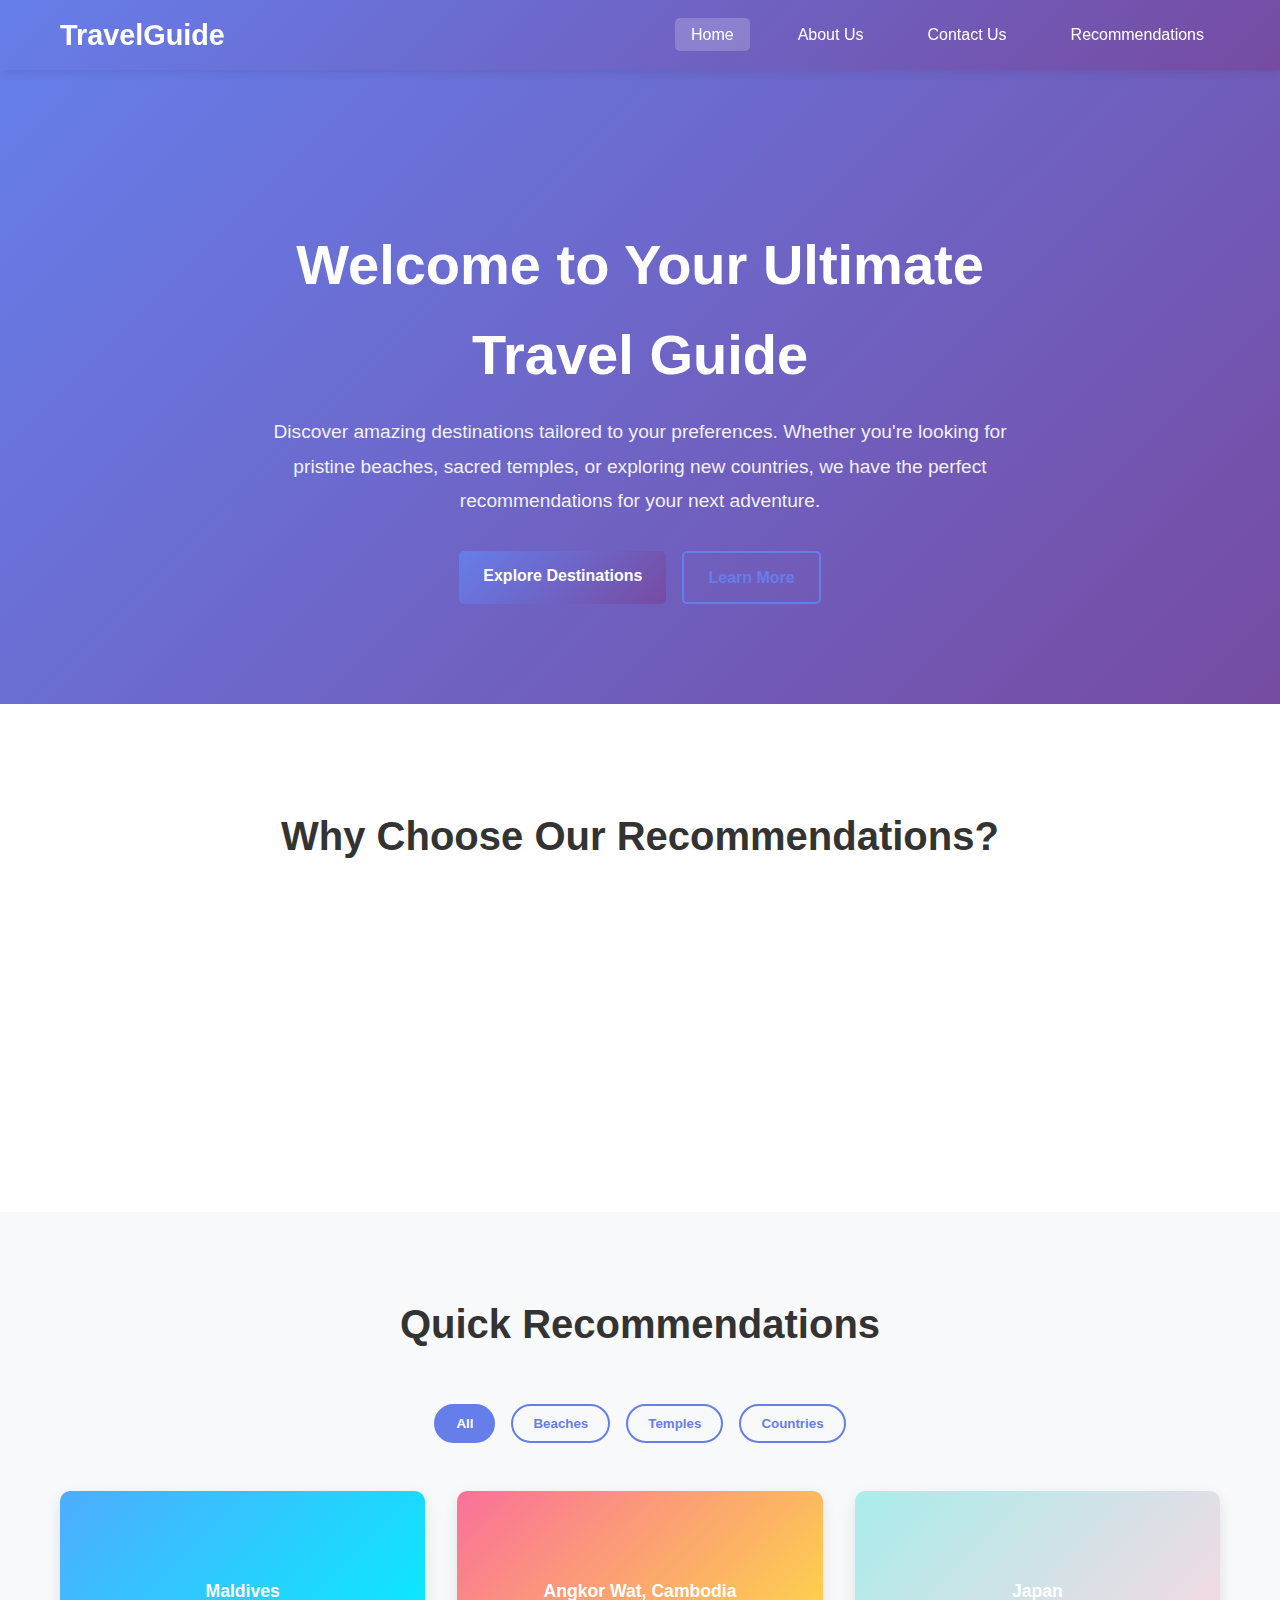
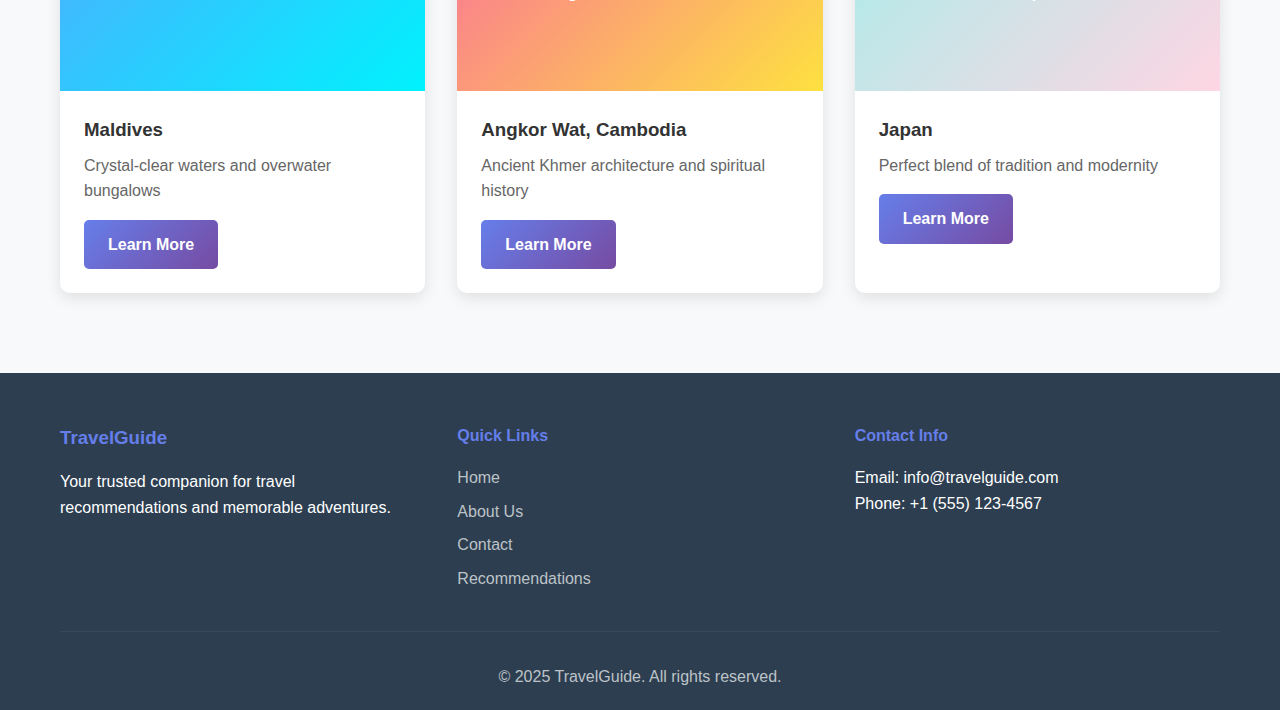
<file: index.html>
<!DOCTYPE html>
<html lang="en">
<head>
    <meta charset="UTF-8">
    <meta name="viewport" content="width=device-width, initial-scale=1.0">
    <title>Travel Recommendations - Home</title>
    <link rel="stylesheet" href="style.css">
</head>
<body>
    <nav class="navbar">
        <div class="nav-container">
            <div class="nav-logo">
                <h2>TravelGuide</h2>
            </div>
            <ul class="nav-menu">
                <li class="nav-item">
                    <a href="index.html" class="nav-link active">Home</a>
                </li>
                <li class="nav-item">
                    <a href="about.html" class="nav-link">About Us</a>
                </li>
                <li class="nav-item">
                    <a href="contact.html" class="nav-link">Contact Us</a>
                </li>
                <li class="nav-item">
                    <a href="recommendations.html" class="nav-link">Recommendations</a>
                </li>
            </ul>
            <div class="hamburger">
                <span class="bar"></span>
                <span class="bar"></span>
                <span class="bar"></span>
            </div>
        </div>
    </nav>

    <main>
        <section class="hero">
            <div class="hero-content">
                <h1>Welcome to Your Ultimate Travel Guide</h1>
                <p class="hero-description">
                    Discover amazing destinations tailored to your preferences. Whether you're looking for pristine beaches, 
                    sacred temples, or exploring new countries, we have the perfect recommendations for your next adventure.
                </p>
                <div class="hero-buttons">
                    <a href="recommendations.html" class="btn btn-primary">Explore Destinations</a>
                    <a href="about.html" class="btn btn-secondary">Learn More</a>
                </div>
            </div>
        </section>

        <section class="features">
            <div class="container">
                <h2>Why Choose Our Recommendations?</h2>
                <div class="features-grid">
                    <div class="feature-card">
                        <h3>🏖️ Beach Paradise</h3>
                        <p>Discover the world's most beautiful beaches with crystal clear waters and pristine sands.</p>
                    </div>
                    <div class="feature-card">
                        <h3>🏛️ Sacred Temples</h3>
                        <p>Explore spiritual destinations and ancient temples rich in history and culture.</p>
                    </div>
                    <div class="feature-card">
                        <h3>🌍 Country Guides</h3>
                        <p>Get comprehensive travel guides for countries around the world with insider tips.</p>
                    </div>
                </div>
            </div>
        </section>

        <section class="quick-recommendations">
            <div class="container">
                <h2>Quick Recommendations</h2>
                <div class="recommendation-filters">
                    <button class="filter-btn active" data-filter="all">All</button>
                    <button class="filter-btn" data-filter="beach">Beaches</button>
                    <button class="filter-btn" data-filter="temple">Temples</button>
                    <button class="filter-btn" data-filter="country">Countries</button>
                </div>
                <div class="recommendations-preview" id="recommendationsPreview">
                    <!-- Content will be loaded by JavaScript -->
                </div>
            </div>
        </section>
    </main>

    <footer>
        <div class="container">
            <div class="footer-content">
                <div class="footer-section">
                    <h3>TravelGuide</h3>
                    <p>Your trusted companion for travel recommendations and memorable adventures.</p>
                </div>
                <div class="footer-section">
                    <h4>Quick Links</h4>
                    <ul>
                        <li><a href="index.html">Home</a></li>
                        <li><a href="about.html">About Us</a></li>
                        <li><a href="contact.html">Contact</a></li>
                        <li><a href="recommendations.html">Recommendations</a></li>
                    </ul>
                </div>
                <div class="footer-section">
                    <h4>Contact Info</h4>
                    <p>Email: info@travelguide.com</p>
                    <p>Phone: +1 (555) 123-4567</p>
                </div>
            </div>
            <div class="footer-bottom">
                <p>&copy; 2025 TravelGuide. All rights reserved.</p>
            </div>
        </div>
    </footer>

    <script src="script.js"></script>
</body>
</html>
</file>
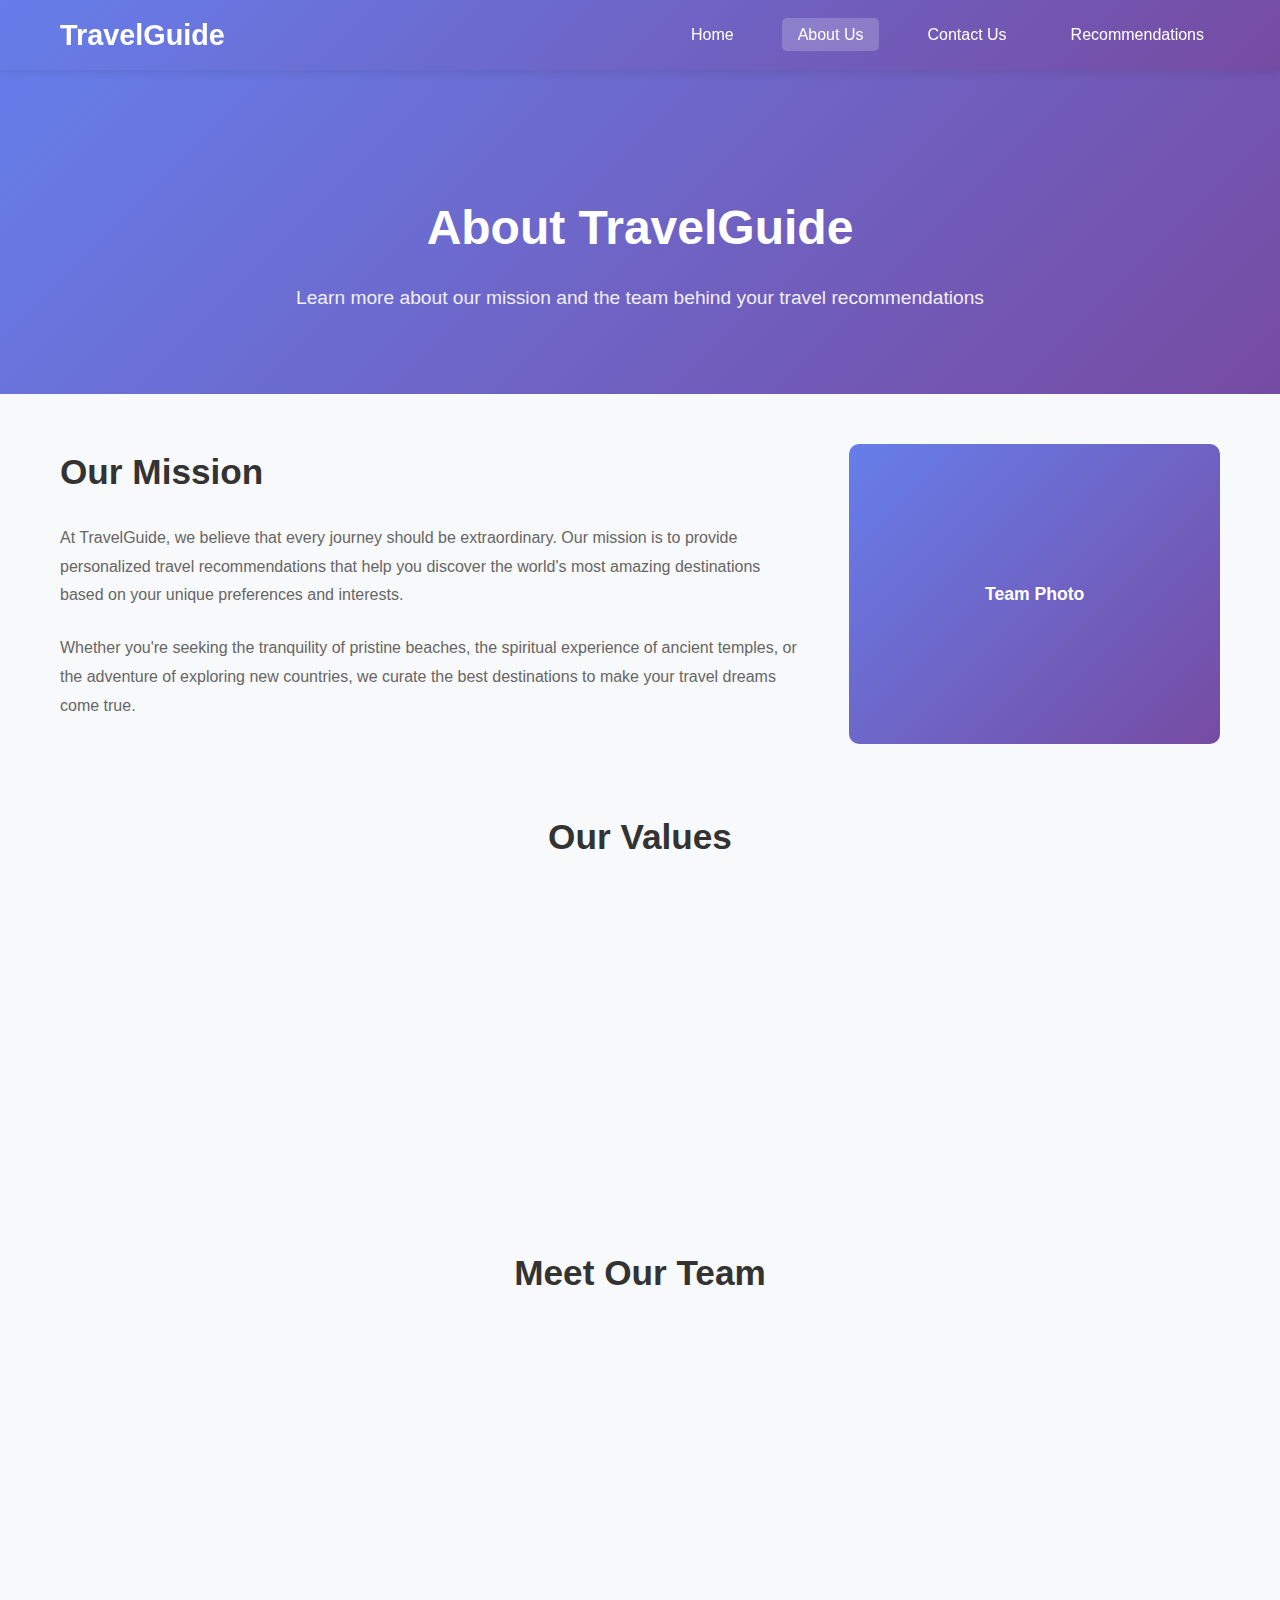
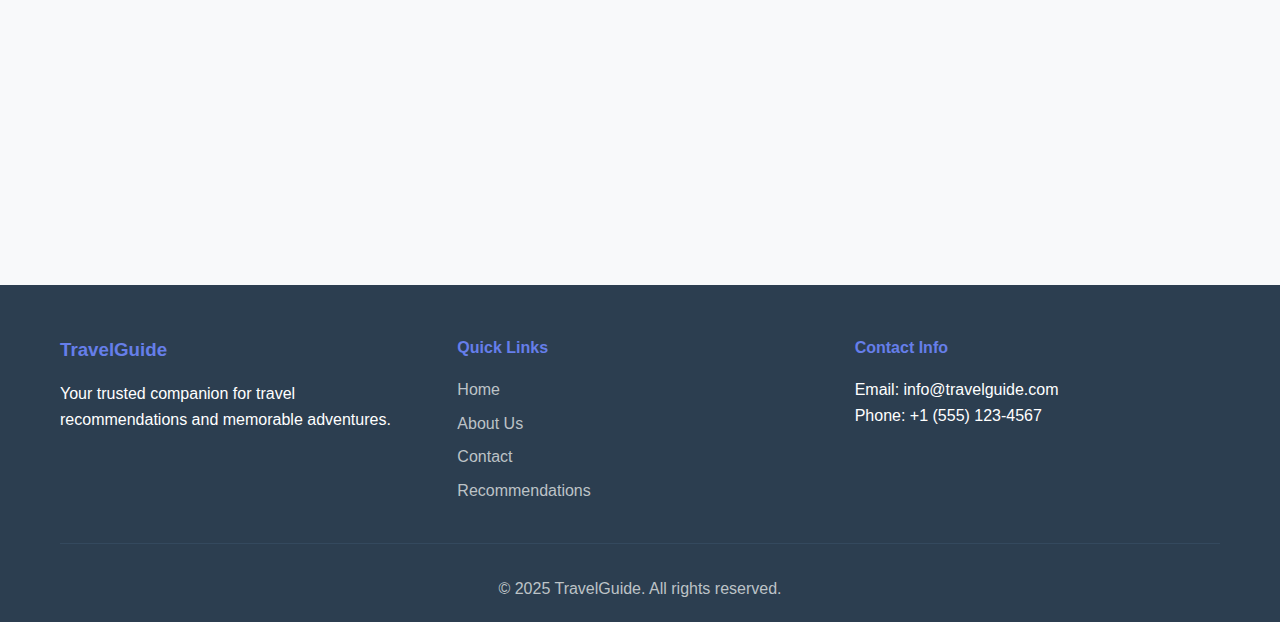
<file: about.html>
<!DOCTYPE html>
<html lang="en">
<head>
    <meta charset="UTF-8">
    <meta name="viewport" content="width=device-width, initial-scale=1.0">
    <title>About Us - Travel Recommendations</title>
    <link rel="stylesheet" href="style.css">
</head>
<body>
    <nav class="navbar">
        <div class="nav-container">
            <div class="nav-logo">
                <h2>TravelGuide</h2>
            </div>
            <ul class="nav-menu">
                <li class="nav-item">
                    <a href="index.html" class="nav-link">Home</a>
                </li>
                <li class="nav-item">
                    <a href="about.html" class="nav-link active">About Us</a>
                </li>
                <li class="nav-item">
                    <a href="contact.html" class="nav-link">Contact Us</a>
                </li>
                <li class="nav-item">
                    <a href="recommendations.html" class="nav-link">Recommendations</a>
                </li>
            </ul>
            <div class="hamburger">
                <span class="bar"></span>
                <span class="bar"></span>
                <span class="bar"></span>
            </div>
        </div>
    </nav>

    <main>
        <section class="page-header">
            <div class="container">
                <h1>About TravelGuide</h1>
                <p>Learn more about our mission and the team behind your travel recommendations</p>
            </div>
        </section>

        <section class="about-content">
            <div class="container">
                <div class="about-grid">
                    <div class="about-text">
                        <h2>Our Mission</h2>
                        <p>
                            At TravelGuide, we believe that every journey should be extraordinary. Our mission is to 
                            provide personalized travel recommendations that help you discover the world's most amazing 
                            destinations based on your unique preferences and interests.
                        </p>
                        <p>
                            Whether you're seeking the tranquility of pristine beaches, the spiritual experience of 
                            ancient temples, or the adventure of exploring new countries, we curate the best 
                            destinations to make your travel dreams come true.
                        </p>
                    </div>
                    <div class="about-image">
                        <div class="placeholder-image">
                            <p>Team Photo</p>
                        </div>
                    </div>
                </div>

                <div class="values-section">
                    <h2>Our Values</h2>
                    <div class="values-grid">
                        <div class="value-card">
                            <h3>🎯 Personalized Experience</h3>
                            <p>We understand that every traveler is unique, so we provide customized recommendations based on individual preferences.</p>
                        </div>
                        <div class="value-card">
                            <h3>🌟 Quality Content</h3>
                            <p>Our recommendations are carefully researched and curated to ensure you get the best travel experiences.</p>
                        </div>
                        <div class="value-card">
                            <h3>🤝 Community Focus</h3>
                            <p>We build a community of travelers who share experiences and help each other discover new destinations.</p>
                        </div>
                        <div class="value-card">
                            <h3>🔍 Expert Knowledge</h3>
                            <p>Our team consists of experienced travelers and local experts who provide insider knowledge and tips.</p>
                        </div>
                    </div>
                </div>

                <div class="team-section">
                    <h2>Meet Our Team</h2>
                    <div class="team-grid">
                        <div class="team-member">
                            <div class="member-photo">
                                <div class="placeholder-image">
                                    <p>Team Member 1</p>
                                </div>
                            </div>
                            <h3>Sarah Johnson</h3>
                            <p class="member-role">Travel Expert & Founder</p>
                            <p>With over 10 years of travel experience across 50+ countries, Sarah leads our recommendation team.</p>
                        </div>
                        <div class="team-member">
                            <div class="member-photo">
                                <div class="placeholder-image">
                                    <p>Team Member 2</p>
                                </div>
                            </div>
                            <h3>Mike Chen</h3>
                            <p class="member-role">Cultural Specialist</p>
                            <p>Mike specializes in temple and cultural site recommendations, bringing deep knowledge of historical destinations.</p>
                        </div>
                        <div class="team-member">
                            <div class="member-photo">
                                <div class="placeholder-image">
                                    <p>Team Member 3</p>
                                </div>
                            </div>
                            <h3>Emma Rodriguez</h3>
                            <p class="member-role">Beach & Resort Expert</p>
                            <p>Emma's expertise in coastal destinations helps travelers find the perfect beach getaway.</p>
                        </div>
                    </div>
                </div>
            </div>
        </section>
    </main>

    <footer>
        <div class="container">
            <div class="footer-content">
                <div class="footer-section">
                    <h3>TravelGuide</h3>
                    <p>Your trusted companion for travel recommendations and memorable adventures.</p>
                </div>
                <div class="footer-section">
                    <h4>Quick Links</h4>
                    <ul>
                        <li><a href="index.html">Home</a></li>
                        <li><a href="about.html">About Us</a></li>
                        <li><a href="contact.html">Contact</a></li>
                        <li><a href="recommendations.html">Recommendations</a></li>
                    </ul>
                </div>
                <div class="footer-section">
                    <h4>Contact Info</h4>
                    <p>Email: info@travelguide.com</p>
                    <p>Phone: +1 (555) 123-4567</p>
                </div>
            </div>
            <div class="footer-bottom">
                <p>&copy; 2025 TravelGuide. All rights reserved.</p>
            </div>
        </div>
    </footer>

    <script src="script.js"></script>
</body>
</html>
</file>
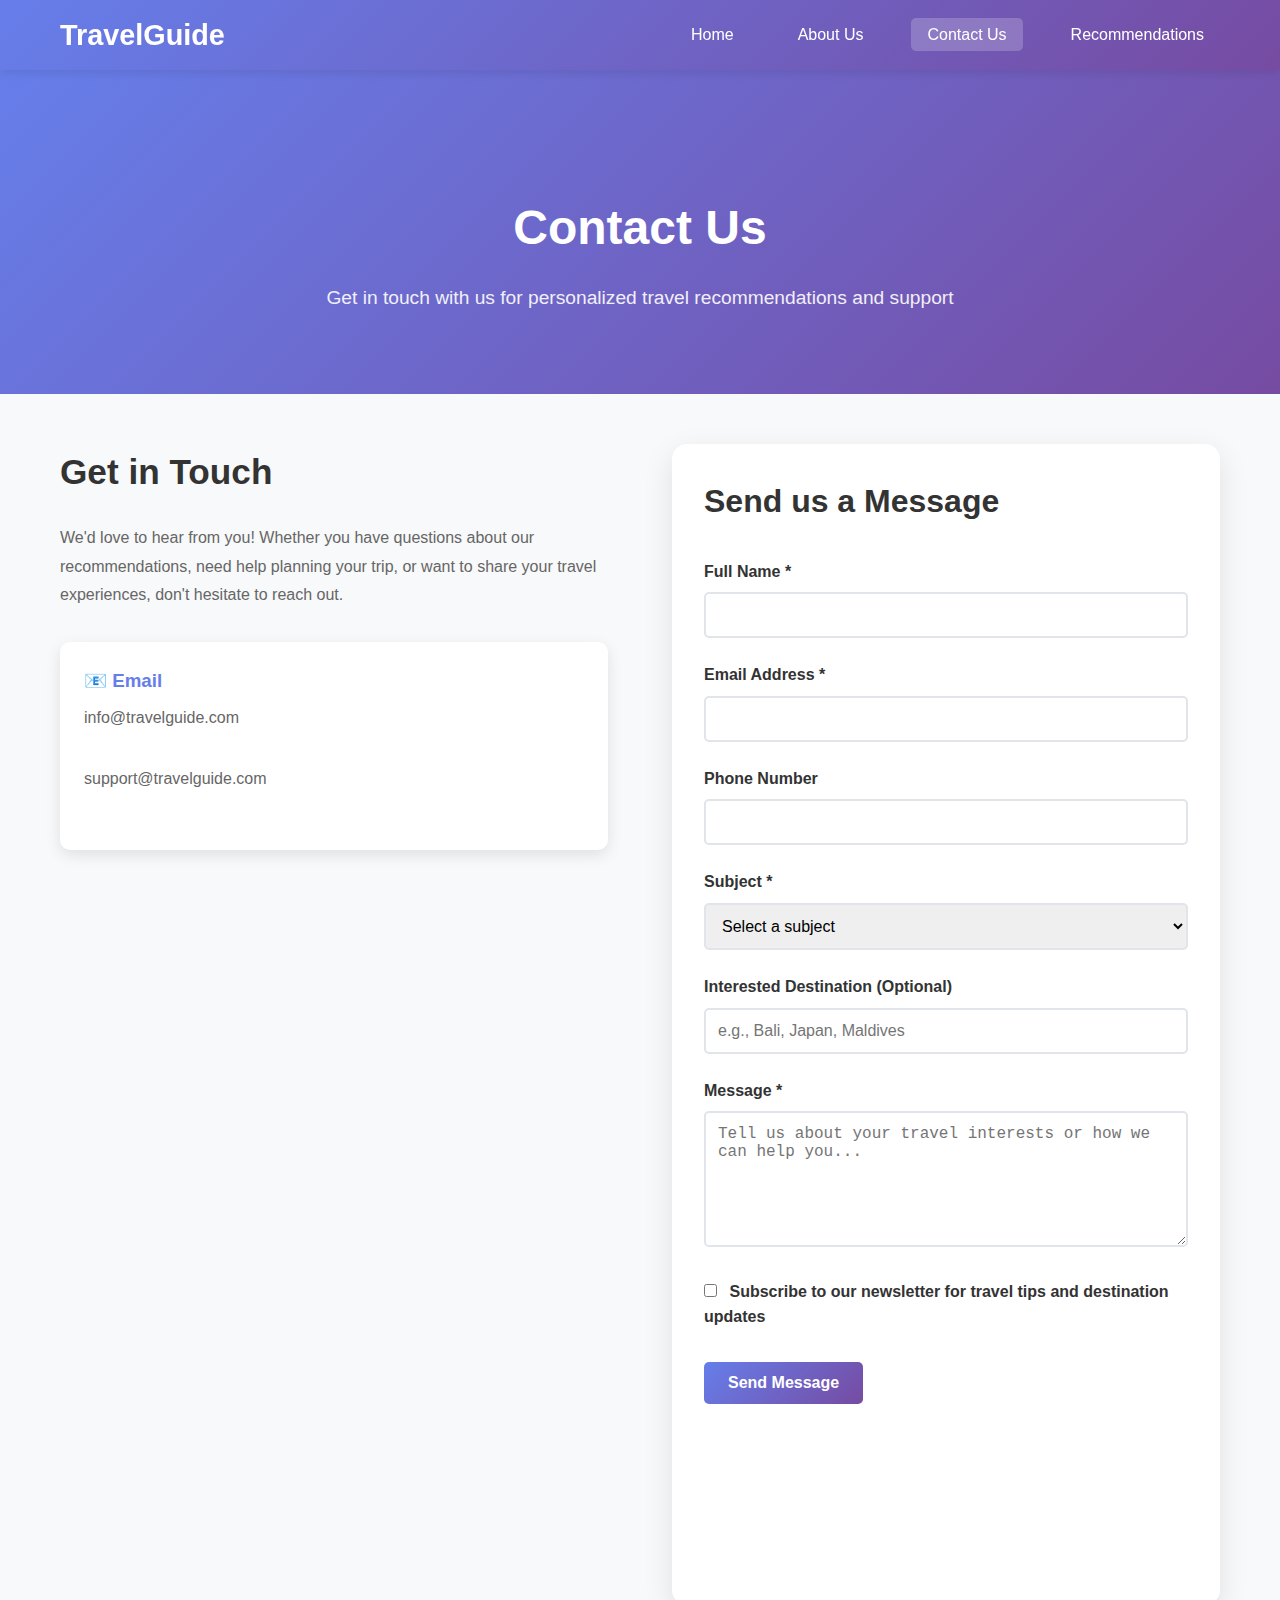
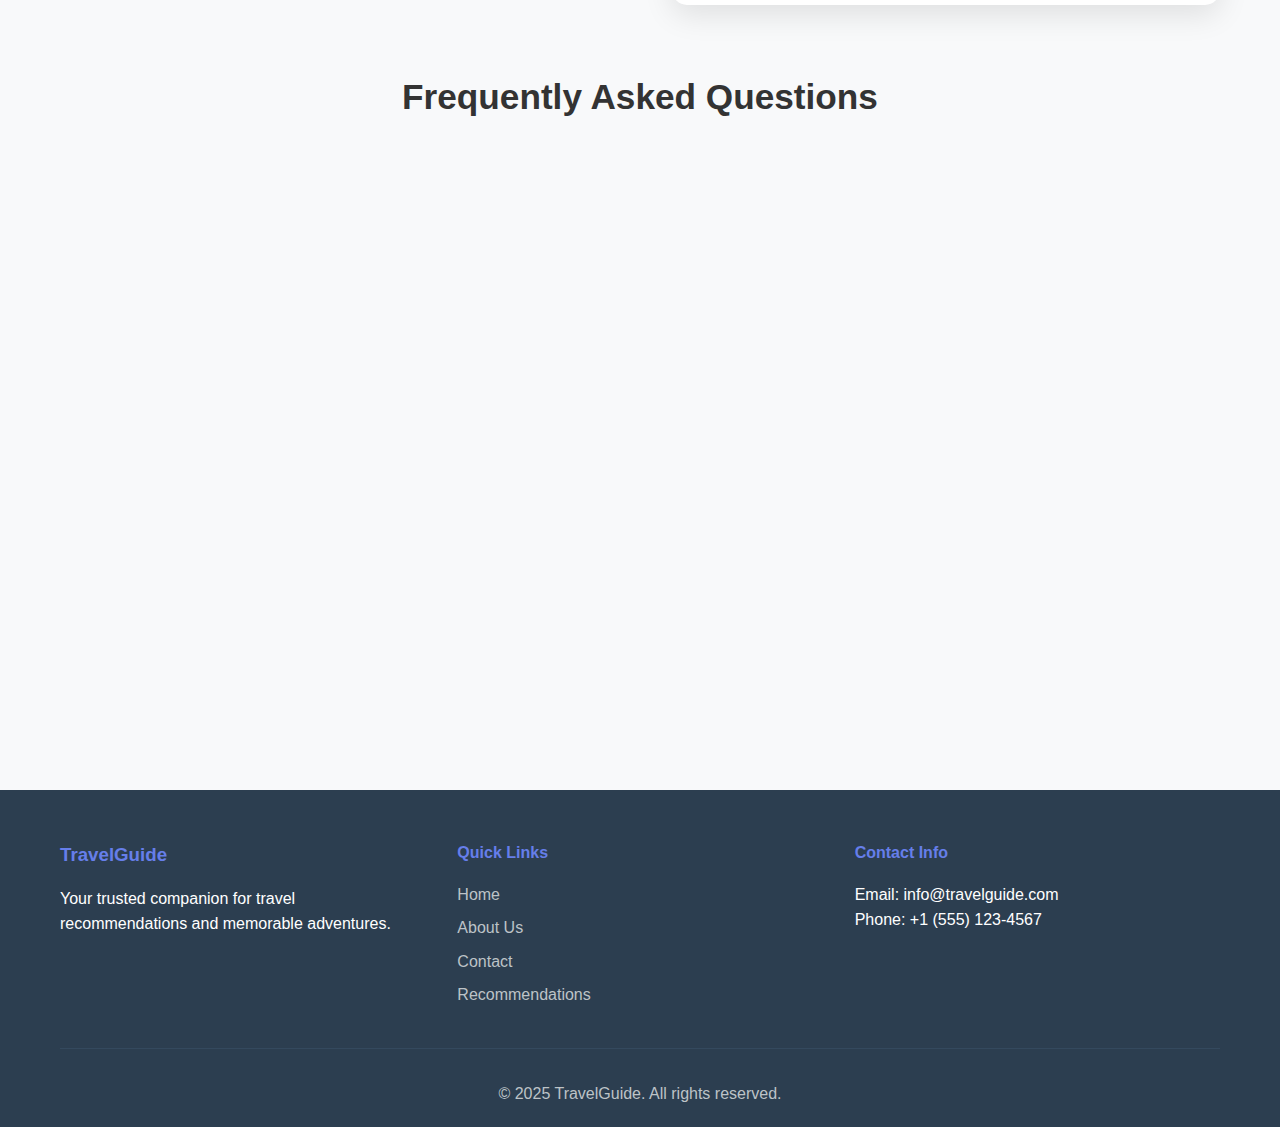
<file: contact.html>
<!DOCTYPE html>
<html lang="en">
<head>
    <meta charset="UTF-8">
    <meta name="viewport" content="width=device-width, initial-scale=1.0">
    <title>Contact Us - Travel Recommendations</title>
    <link rel="stylesheet" href="style.css">
</head>
<body>
    <nav class="navbar">
        <div class="nav-container">
            <div class="nav-logo">
                <h2>TravelGuide</h2>
            </div>
            <ul class="nav-menu">
                <li class="nav-item">
                    <a href="index.html" class="nav-link">Home</a>
                </li>
                <li class="nav-item">
                    <a href="about.html" class="nav-link">About Us</a>
                </li>
                <li class="nav-item">
                    <a href="contact.html" class="nav-link active">Contact Us</a>
                </li>
                <li class="nav-item">
                    <a href="recommendations.html" class="nav-link">Recommendations</a>
                </li>
            </ul>
            <div class="hamburger">
                <span class="bar"></span>
                <span class="bar"></span>
                <span class="bar"></span>
            </div>
        </div>
    </nav>

    <main>
        <section class="page-header">
            <div class="container">
                <h1>Contact Us</h1>
                <p>Get in touch with us for personalized travel recommendations and support</p>
            </div>
        </section>

        <section class="contact-content">
            <div class="container">
                <div class="contact-grid">
                    <div class="contact-info">
                        <h2>Get in Touch</h2>
                        <p>
                            We'd love to hear from you! Whether you have questions about our recommendations, 
                            need help planning your trip, or want to share your travel experiences, don't hesitate to reach out.
                        </p>
                        
                        <div class="contact-details">
                            <div class="contact-item">
                                <h3>📧 Email</h3>
                                <p>info@travelguide.com</p>
                                <p>support@travelguide.com</p>
                            </div>
                            <div class="contact-item">
                                <h3>📞 Phone</h3>
                                <p>+1 (555) 123-4567</p>
                                <p>Available Mon-Fri, 9 AM - 6 PM EST</p>
                            </div>
                            <div class="contact-item">
                                <h3>📍 Address</h3>
                                <p>123 Travel Street</p>
                                <p>Adventure City, AC 12345</p>
                                <p>United States</p>
                            </div>
                            <div class="contact-item">
                                <h3>⏰ Response Time</h3>
                                <p>We typically respond to emails within 24 hours</p>
                                <p>Phone support available during business hours</p>
                            </div>
                        </div>
                    </div>

                    <div class="contact-form-container">
                        <h2>Send us a Message</h2>
                        <form class="contact-form" id="contactForm">
                            <div class="form-group">
                                <label for="name">Full Name *</label>
                                <input type="text" id="name" name="name" required>
                            </div>
                            
                            <div class="form-group">
                                <label for="email">Email Address *</label>
                                <input type="email" id="email" name="email" required>
                            </div>
                            
                            <div class="form-group">
                                <label for="phone">Phone Number</label>
                                <input type="tel" id="phone" name="phone">
                            </div>
                            
                            <div class="form-group">
                                <label for="subject">Subject *</label>
                                <select id="subject" name="subject" required>
                                    <option value="">Select a subject</option>
                                    <option value="general">General Inquiry</option>
                                    <option value="recommendation">Travel Recommendation Request</option>
                                    <option value="feedback">Feedback</option>
                                    <option value="support">Technical Support</option>
                                    <option value="partnership">Partnership Opportunity</option>
                                </select>
                            </div>
                            
                            <div class="form-group">
                                <label for="destination">Interested Destination (Optional)</label>
                                <input type="text" id="destination" name="destination" placeholder="e.g., Bali, Japan, Maldives">
                            </div>
                            
                            <div class="form-group">
                                <label for="message">Message *</label>
                                <textarea id="message" name="message" rows="6" required placeholder="Tell us about your travel interests or how we can help you..."></textarea>
                            </div>
                            
                            <div class="form-group checkbox-group">
                                <label class="checkbox-label">
                                    <input type="checkbox" id="newsletter" name="newsletter">
                                    <span class="checkmark"></span>
                                    Subscribe to our newsletter for travel tips and destination updates
                                </label>
                            </div>
                            
                            <button type="submit" class="btn btn-primary">Send Message</button>
                        </form>
                        
                        <div id="formMessage" class="form-message"></div>
                    </div>
                </div>

                <div class="faq-section">
                    <h2>Frequently Asked Questions</h2>
                    <div class="faq-grid">
                        <div class="faq-item">
                            <h3>How do you create personalized recommendations?</h3>
                            <p>We analyze your preferences, travel history, and interests to suggest destinations that match your unique travel style.</p>
                        </div>
                        <div class="faq-item">
                            <h3>Are your recommendations free?</h3>
                            <p>Yes! All our basic travel recommendations are completely free. We also offer premium consultation services for detailed trip planning.</p>
                        </div>
                        <div class="faq-item">
                            <h3>How often do you update destination information?</h3>
                            <p>We continuously update our destination database with the latest information, reviews, and travel conditions.</p>
                        </div>
                        <div class="faq-item">
                            <h3>Can you help with booking accommodations?</h3>
                            <p>While we provide recommendations, we partner with trusted booking platforms to help you find the best deals on hotels and activities.</p>
                        </div>
                    </div>
                </div>
            </div>
        </section>
    </main>

    <footer>
        <div class="container">
            <div class="footer-content">
                <div class="footer-section">
                    <h3>TravelGuide</h3>
                    <p>Your trusted companion for travel recommendations and memorable adventures.</p>
                </div>
                <div class="footer-section">
                    <h4>Quick Links</h4>
                    <ul>
                        <li><a href="index.html">Home</a></li>
                        <li><a href="about.html">About Us</a></li>
                        <li><a href="contact.html">Contact</a></li>
                        <li><a href="recommendations.html">Recommendations</a></li>
                    </ul>
                </div>
                <div class="footer-section">
                    <h4>Contact Info</h4>
                    <p>Email: info@travelguide.com</p>
                    <p>Phone: +1 (555) 123-4567</p>
                </div>
            </div>
            <div class="footer-bottom">
                <p>&copy; 2025 TravelGuide. All rights reserved.</p>
            </div>
        </div>
    </footer>

    <script src="script.js"></script>
</body>
</html>
</file>
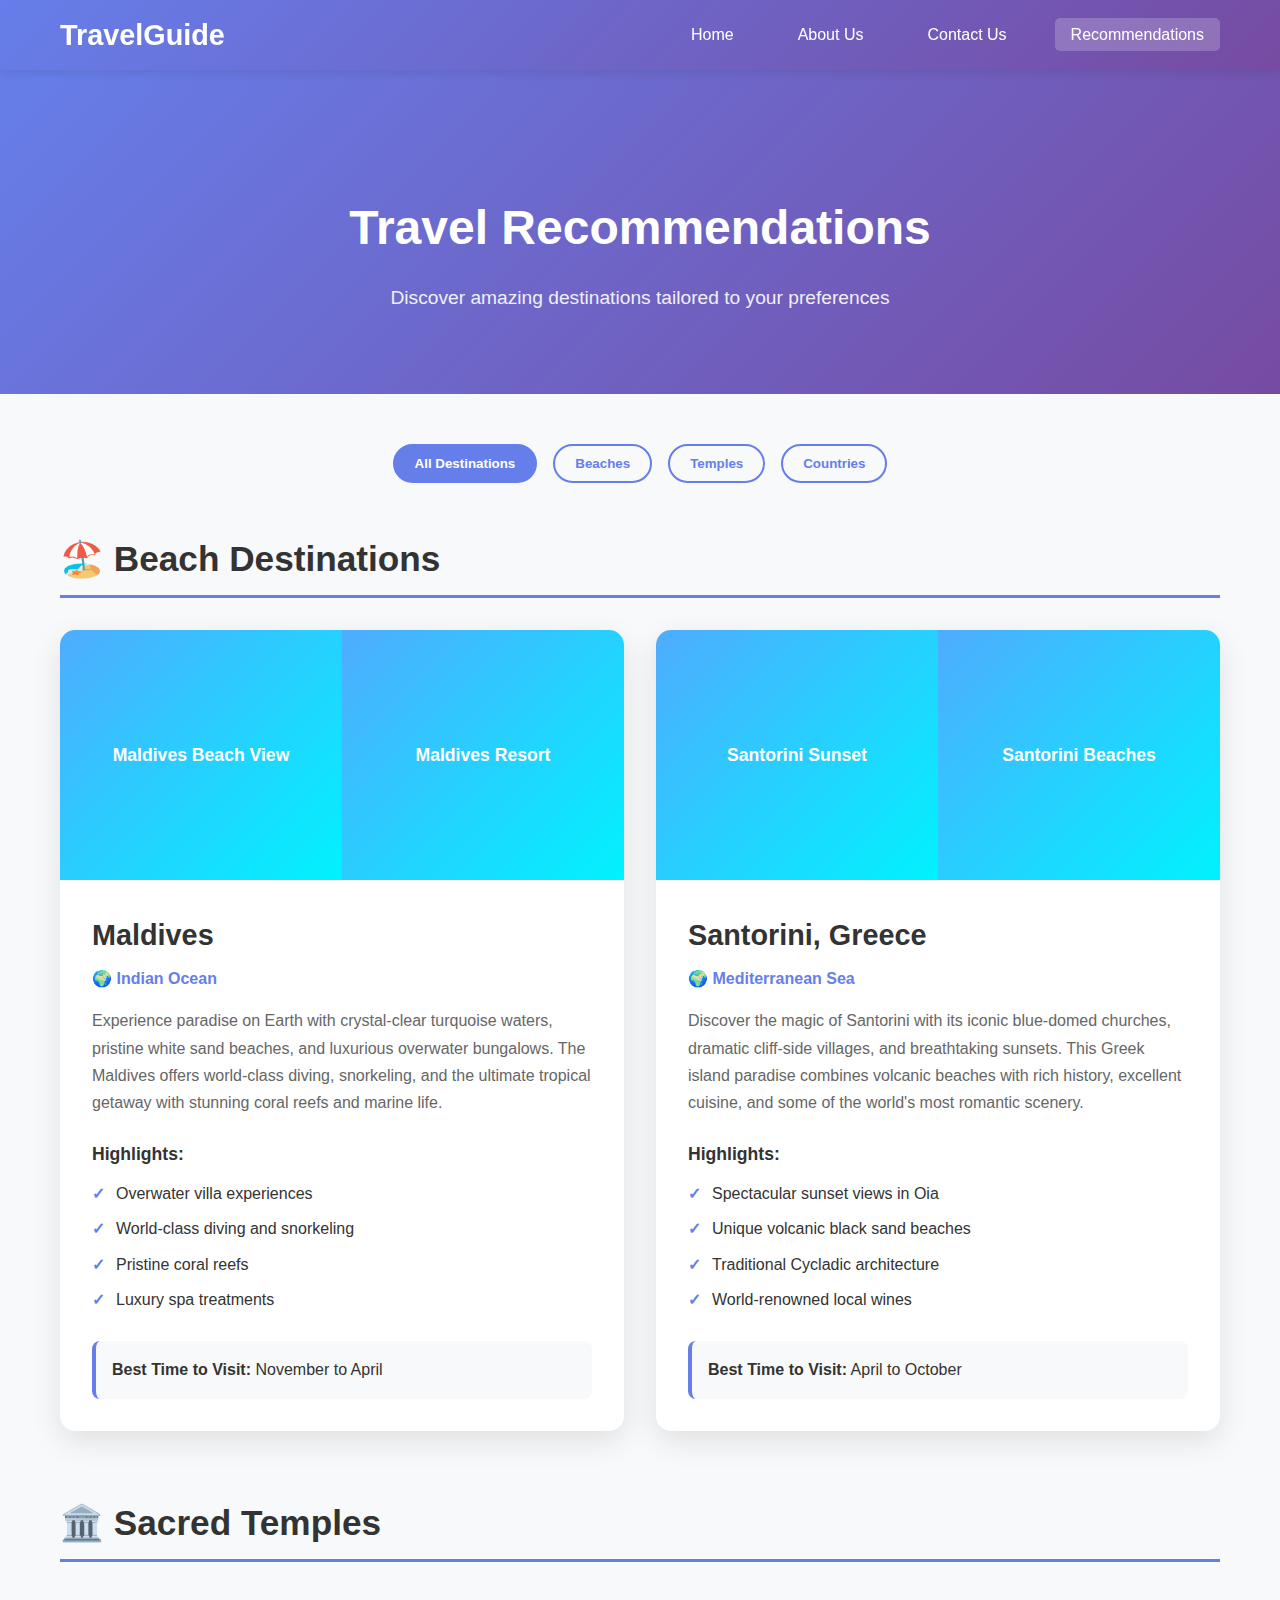
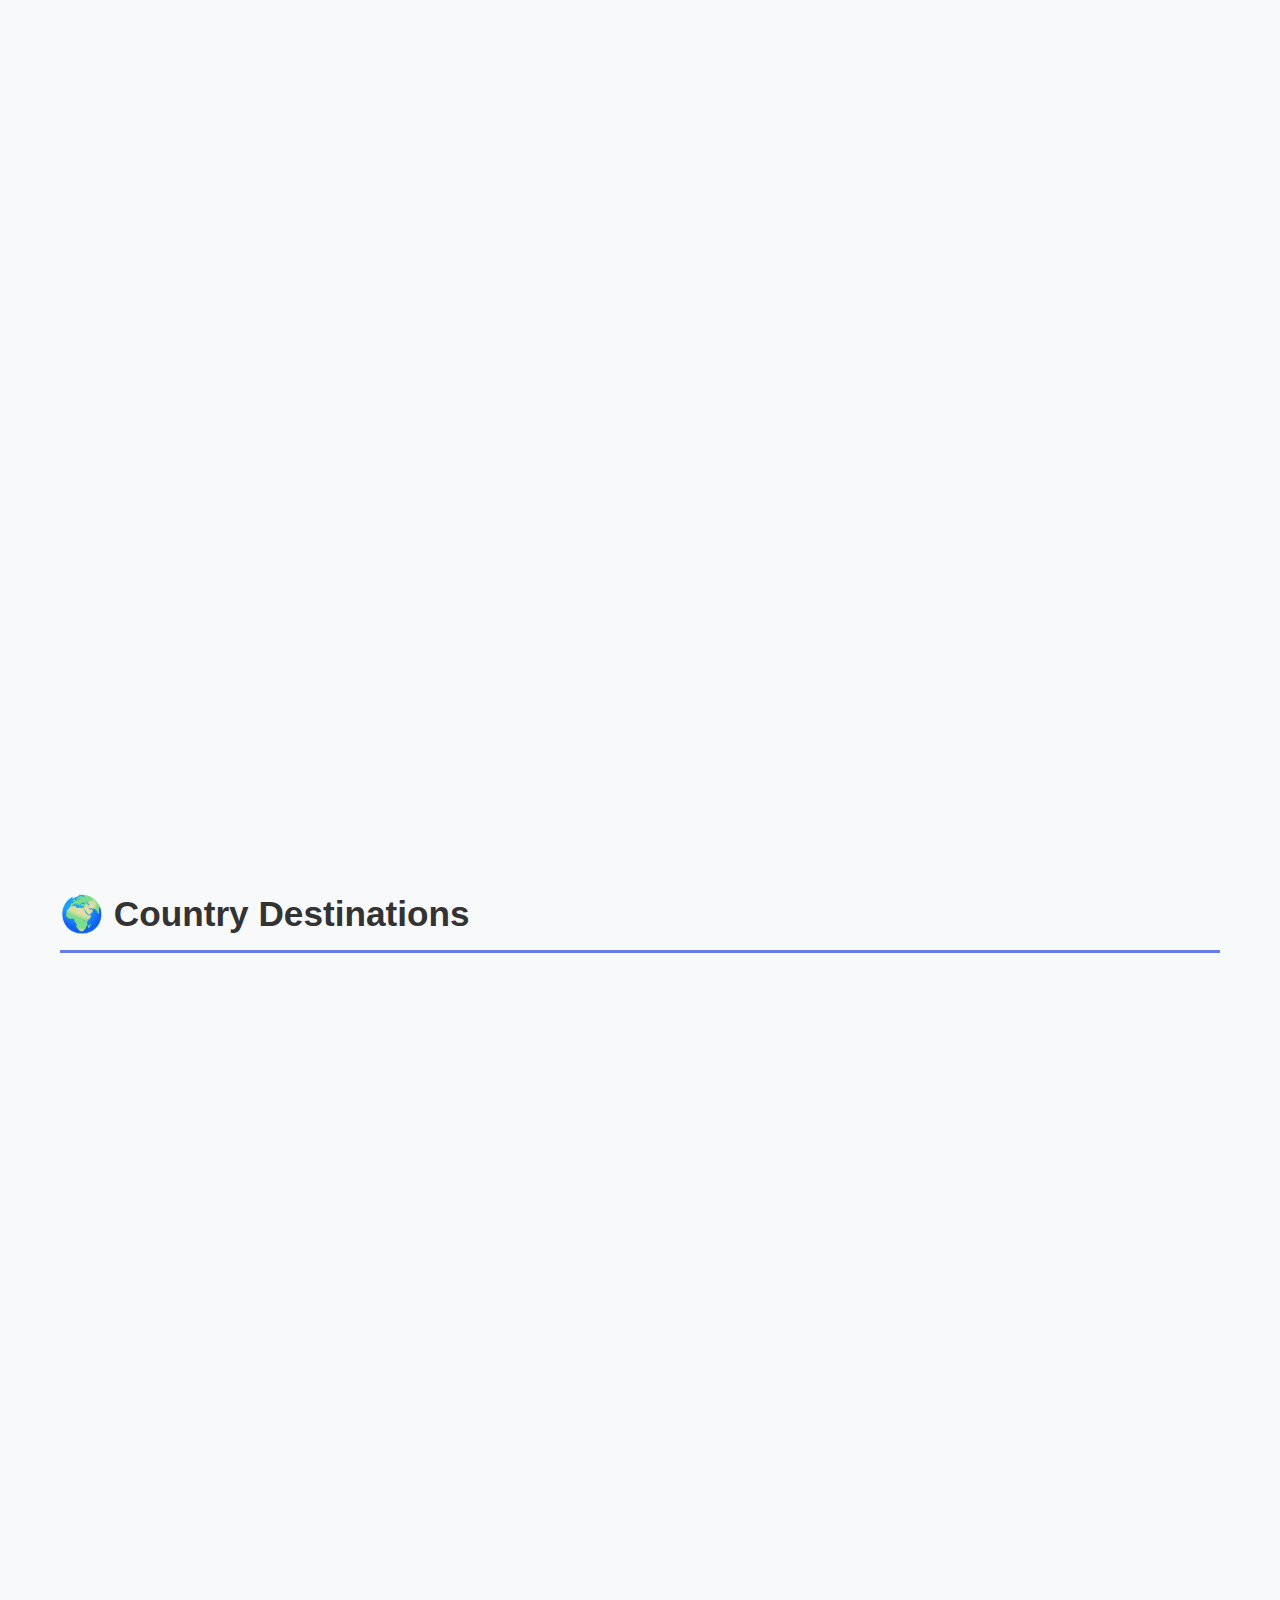
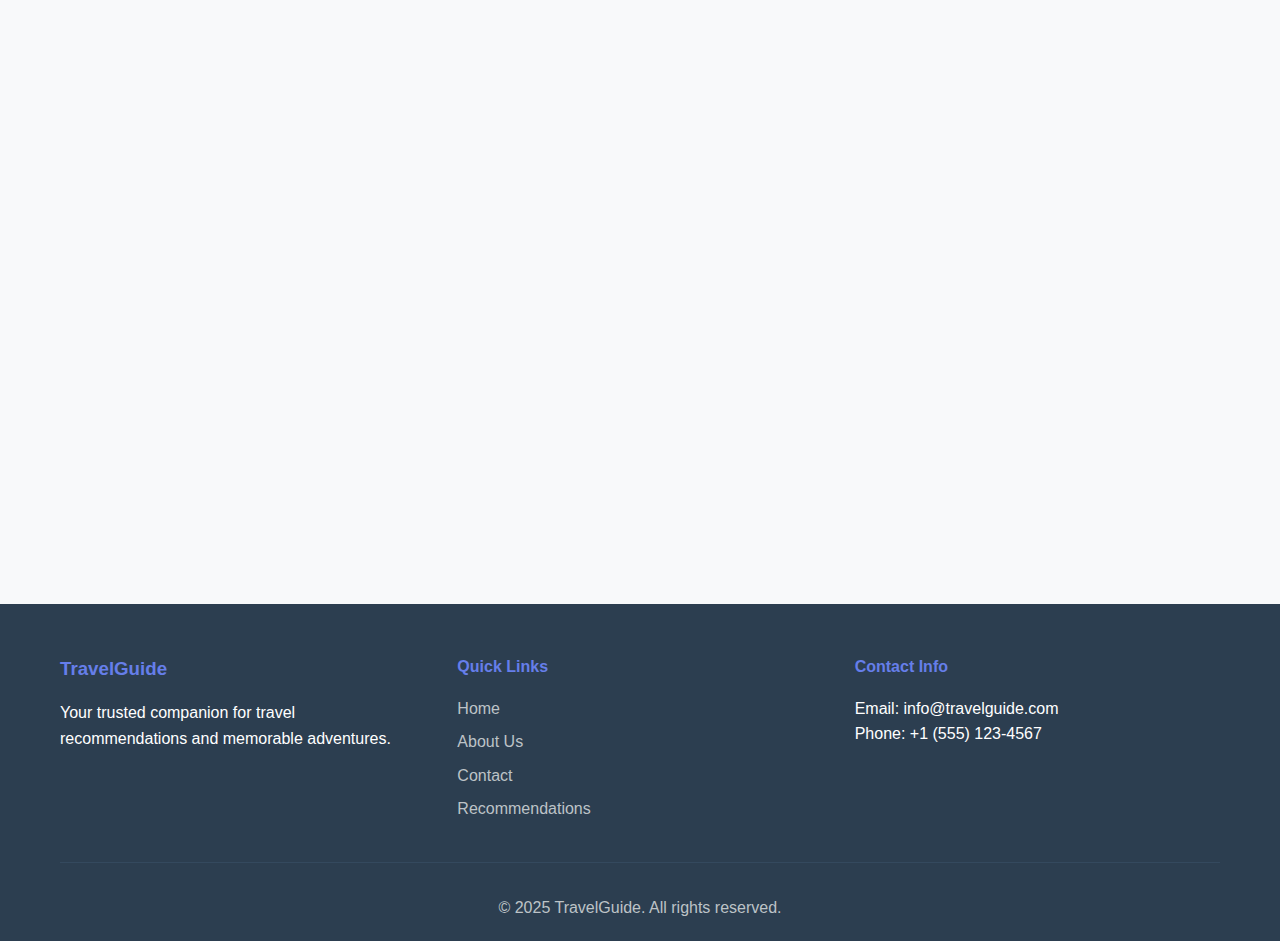
<file: recommendations.html>
<!DOCTYPE html>
<html lang="en">
<head>
    <meta charset="UTF-8">
    <meta name="viewport" content="width=device-width, initial-scale=1.0">
    <title>Travel Recommendations</title>
    <link rel="stylesheet" href="style.css">
</head>
<body>
    <nav class="navbar">
        <div class="nav-container">
            <div class="nav-logo">
                <h2>TravelGuide</h2>
            </div>
            <ul class="nav-menu">
                <li class="nav-item">
                    <a href="index.html" class="nav-link">Home</a>
                </li>
                <li class="nav-item">
                    <a href="about.html" class="nav-link">About Us</a>
                </li>
                <li class="nav-item">
                    <a href="contact.html" class="nav-link">Contact Us</a>
                </li>
                <li class="nav-item">
                    <a href="recommendations.html" class="nav-link active">Recommendations</a>
                </li>
            </ul>
            <div class="hamburger">
                <span class="bar"></span>
                <span class="bar"></span>
                <span class="bar"></span>
            </div>
        </div>
    </nav>

    <main>
        <section class="page-header">
            <div class="container">
                <h1>Travel Recommendations</h1>
                <p>Discover amazing destinations tailored to your preferences</p>
            </div>
        </section>

        <section class="recommendations-section">
            <div class="container">
                <div class="recommendation-filters">
                    <button class="filter-btn active" data-filter="all">All Destinations</button>
                    <button class="filter-btn" data-filter="beach">Beaches</button>
                    <button class="filter-btn" data-filter="temple">Temples</button>
                    <button class="filter-btn" data-filter="country">Countries</button>
                </div>

                <!-- Beach Recommendations -->
                <div class="recommendation-category" id="beach-section">
                    <h2>🏖️ Beach Destinations</h2>
                    <div class="recommendations-grid">
                        <div class="recommendation-card beach" data-category="beach">
                            <div class="card-images">
                                <div class="image-container">
                                    <div class="placeholder-image beach-img">
                                        <p>Maldives Beach View</p>
                                    </div>
                                </div>
                                <div class="image-container">
                                    <div class="placeholder-image beach-img">
                                        <p>Maldives Resort</p>
                                    </div>
                                </div>
                            </div>
                            <div class="card-content">
                                <h3>Maldives</h3>
                                <div class="location">🌍 Indian Ocean</div>
                                <p class="description">
                                    Experience paradise on Earth with crystal-clear turquoise waters, pristine white sand beaches, 
                                    and luxurious overwater bungalows. The Maldives offers world-class diving, snorkeling, and 
                                    the ultimate tropical getaway with stunning coral reefs and marine life.
                                </p>
                                <div class="highlights">
                                    <h4>Highlights:</h4>
                                    <ul>
                                        <li>Overwater villa experiences</li>
                                        <li>World-class diving and snorkeling</li>
                                        <li>Pristine coral reefs</li>
                                        <li>Luxury spa treatments</li>
                                    </ul>
                                </div>
                                <div class="best-time">
                                    <strong>Best Time to Visit:</strong> November to April
                                </div>
                            </div>
                        </div>

                        <div class="recommendation-card beach" data-category="beach">
                            <div class="card-images">
                                <div class="image-container">
                                    <div class="placeholder-image beach-img">
                                        <p>Santorini Sunset</p>
                                    </div>
                                </div>
                                <div class="image-container">
                                    <div class="placeholder-image beach-img">
                                        <p>Santorini Beaches</p>
                                    </div>
                                </div>
                            </div>
                            <div class="card-content">
                                <h3>Santorini, Greece</h3>
                                <div class="location">🌍 Mediterranean Sea</div>
                                <p class="description">
                                    Discover the magic of Santorini with its iconic blue-domed churches, dramatic cliff-side villages, 
                                    and breathtaking sunsets. This Greek island paradise combines volcanic beaches with rich history, 
                                    excellent cuisine, and some of the world's most romantic scenery.
                                </p>
                                <div class="highlights">
                                    <h4>Highlights:</h4>
                                    <ul>
                                        <li>Spectacular sunset views in Oia</li>
                                        <li>Unique volcanic black sand beaches</li>
                                        <li>Traditional Cycladic architecture</li>
                                        <li>World-renowned local wines</li>
                                    </ul>
                                </div>
                                <div class="best-time">
                                    <strong>Best Time to Visit:</strong> April to October
                                </div>
                            </div>
                        </div>
                    </div>
                </div>

                <!-- Temple Recommendations -->
                <div class="recommendation-category" id="temple-section">
                    <h2>🏛️ Sacred Temples</h2>
                    <div class="recommendations-grid">
                        <div class="recommendation-card temple" data-category="temple">
                            <div class="card-images">
                                <div class="image-container">
                                    <div class="placeholder-image temple-img">
                                        <p>Angkor Wat Sunrise</p>
                                    </div>
                                </div>
                                <div class="image-container">
                                    <div class="placeholder-image temple-img">
                                        <p>Angkor Wat Complex</p>
                                    </div>
                                </div>
                            </div>
                            <div class="card-content">
                                <h3>Angkor Wat, Cambodia</h3>
                                <div class="location">🌍 Siem Reap, Cambodia</div>
                                <p class="description">
                                    Step into history at the world's largest religious monument. Angkor Wat, a UNESCO World Heritage site, 
                                    showcases the pinnacle of Khmer architecture with its intricate carvings, massive stone structures, 
                                    and spiritual significance spanning over 800 years of history.
                                </p>
                                <div class="highlights">
                                    <h4>Highlights:</h4>
                                    <ul>
                                        <li>Spectacular sunrise views</li>
                                        <li>Intricate bas-relief carvings</li>
                                        <li>Ancient Khmer architecture</li>
                                        <li>Rich cultural and spiritual history</li>
                                    </ul>
                                </div>
                                <div class="best-time">
                                    <strong>Best Time to Visit:</strong> November to March
                                </div>
                            </div>
                        </div>

                        <div class="recommendation-card temple" data-category="temple">
                            <div class="card-images">
                                <div class="image-container">
                                    <div class="placeholder-image temple-img">
                                        <p>Golden Temple Day</p>
                                    </div>
                                </div>
                                <div class="image-container">
                                    <div class="placeholder-image temple-img">
                                        <p>Golden Temple Night</p>
                                    </div>
                                </div>
                            </div>
                            <div class="card-content">
                                <h3>Golden Temple, India</h3>
                                <div class="location">🌍 Amritsar, Punjab, India</div>
                                <p class="description">
                                    Experience the spiritual heart of Sikhism at the magnificent Golden Temple. This sacred gurdwara, 
                                    covered in gold leaf and surrounded by a holy pool, welcomes visitors of all faiths with its 
                                    serene atmosphere, beautiful architecture, and the world's largest free kitchen.
                                </p>
                                <div class="highlights">
                                    <h4>Highlights:</h4>
                                    <ul>
                                        <li>Stunning golden architecture</li>
                                        <li>Sacred Amrit Sarovar (holy pool)</li>
                                        <li>Free community kitchen (Langar)</li>
                                        <li>Peaceful spiritual atmosphere</li>
                                    </ul>
                                </div>
                                <div class="best-time">
                                    <strong>Best Time to Visit:</strong> October to March
                                </div>
                            </div>
                        </div>
                    </div>
                </div>

                <!-- Country Recommendations -->
                <div class="recommendation-category" id="country-section">
                    <h2>🌍 Country Destinations</h2>
                    <div class="recommendations-grid">
                        <div class="recommendation-card country" data-category="country">
                            <div class="card-images">
                                <div class="image-container">
                                    <div class="placeholder-image country-img">
                                        <p>Japan Cherry Blossoms</p>
                                    </div>
                                </div>
                                <div class="image-container">
                                    <div class="placeholder-image country-img">
                                        <p>Tokyo Skyline</p>
                                    </div>
                                </div>
                            </div>
                            <div class="card-content">
                                <h3>Japan</h3>
                                <div class="location">🌍 East Asia</div>
                                <p class="description">
                                    Discover the perfect blend of ancient traditions and cutting-edge modernity in Japan. From bustling 
                                    Tokyo streets to serene Kyoto temples, from Mount Fuji's majestic beauty to delicious cuisine, 
                                    Japan offers an unforgettable cultural experience with impeccable hospitality and unique attractions.
                                </p>
                                <div class="highlights">
                                    <h4>Must-Visit Places:</h4>
                                    <ul>
                                        <li>Tokyo - Modern metropolis and culture</li>
                                        <li>Kyoto - Traditional temples and gardens</li>
                                        <li>Mount Fuji - Iconic volcanic peak</li>
                                        <li>Osaka - Food capital and castle</li>
                                    </ul>
                                </div>
                                <div class="travel-tips">
                                    <h4>Travel Tips:</h4>
                                    <ul>
                                        <li>Get a JR Pass for convenient train travel</li>
                                        <li>Learn basic Japanese phrases</li>
                                        <li>Try local cuisine and street food</li>
                                        <li>Respect local customs and etiquette</li>
                                    </ul>
                                </div>
                                <div class="best-time">
                                    <strong>Best Time to Visit:</strong> March-May (Spring) or September-November (Fall)
                                </div>
                            </div>
                        </div>

                        <div class="recommendation-card country" data-category="country">
                            <div class="card-images">
                                <div class="image-container">
                                    <div class="placeholder-image country-img">
                                        <p>Iceland Northern Lights</p>
                                    </div>
                                </div>
                                <div class="image-container">
                                    <div class="placeholder-image country-img">
                                        <p>Iceland Waterfalls</p>
                                    </div>
                                </div>
                            </div>
                            <div class="card-content">
                                <h3>Iceland</h3>
                                <div class="location">🌍 Nordic Region</div>
                                <p class="description">
                                    Experience the land of fire and ice with Iceland's dramatic landscapes, geothermal wonders, 
                                    and natural phenomena. From the Northern Lights to powerful waterfalls, from volcanic fields 
                                    to glacial lagoons, Iceland offers some of the most spectacular and otherworldly scenery on Earth.
                                </p>
                                <div class="highlights">
                                    <h4>Must-Visit Places:</h4>
                                    <ul>
                                        <li>Reykjavik - Vibrant capital city</li>
                                        <li>Blue Lagoon - Geothermal spa</li>
                                        <li>Golden Circle - Geysir and Gullfoss</li>
                                        <li>Jökulsárlón - Glacier lagoon</li>
                                    </ul>
                                </div>
                                <div class="travel-tips">
                                    <h4>Travel Tips:</h4>
                                    <ul>
                                        <li>Rent a 4WD vehicle for Ring Road</li>
                                        <li>Pack warm, waterproof clothing</li>
                                        <li>Book accommodation early</li>
                                        <li>Chase Northern Lights in winter</li>
                                    </ul>
                                </div>
                                <div class="best-time">
                                    <strong>Best Time to Visit:</strong> June-August (Summer) or September-March (Northern Lights)
                                </div>
                            </div>
                        </div>
                    </div>
                </div>
            </div>
        </section>
    </main>

    <footer>
        <div class="container">
            <div class="footer-content">
                <div class="footer-section">
                    <h3>TravelGuide</h3>
                    <p>Your trusted companion for travel recommendations and memorable adventures.</p>
                </div>
                <div class="footer-section">
                    <h4>Quick Links</h4>
                    <ul>
                        <li><a href="index.html">Home</a></li>
                        <li><a href="about.html">About Us</a></li>
                        <li><a href="contact.html">Contact</a></li>
                        <li><a href="recommendations.html">Recommendations</a></li>
                    </ul>
                </div>
                <div class="footer-section">
                    <h4>Contact Info</h4>
                    <p>Email: info@travelguide.com</p>
                    <p>Phone: +1 (555) 123-4567</p>
                </div>
            </div>
            <div class="footer-bottom">
                <p>&copy; 2025 TravelGuide. All rights reserved.</p>
            </div>
        </div>
    </footer>

    <script src="script.js"></script>
</body>
</html>
</file>
<file: style.css>
/* Reset and Base Styles */
* {
    margin: 0;
    padding: 0;
    box-sizing: border-box;
}

body {
    font-family: 'Arial', sans-serif;
    line-height: 1.6;
    color: #333;
    background-color: #f8f9fa;
}

.container {
    max-width: 1200px;
    margin: 0 auto;
    padding: 0 20px;
}

/* Navigation Styles */
.navbar {
    background: linear-gradient(135deg, #667eea 0%, #764ba2 100%);
    position: fixed;
    top: 0;
    width: 100%;
    z-index: 1000;
    box-shadow: 0 2px 10px rgba(0,0,0,0.1);
}

.nav-container {
    max-width: 1200px;
    margin: 0 auto;
    padding: 0 20px;
    display: flex;
    justify-content: space-between;
    align-items: center;
    height: 70px;
}

.nav-logo h2 {
    color: white;
    font-size: 1.8rem;
    font-weight: 700;
}

.nav-menu {
    display: flex;
    list-style: none;
    margin: 0;
    padding: 0;
}

.nav-item {
    margin-left: 2rem;
}

.nav-link {
    color: white;
    text-decoration: none;
    font-weight: 500;
    transition: all 0.3s ease;
    padding: 0.5rem 1rem;
    border-radius: 5px;
}

.nav-link:hover,
.nav-link.active {
    background-color: rgba(255,255,255,0.2);
    transform: translateY(-2px);
}

/* Hamburger Menu */
.hamburger {
    display: none;
    flex-direction: column;
    cursor: pointer;
}

.bar {
    width: 25px;
    height: 3px;
    background-color: white;
    margin: 3px 0;
    transition: 0.3s;
}

/* Button Styles */
.btn {
    display: inline-block;
    padding: 12px 24px;
    text-decoration: none;
    border-radius: 5px;
    font-weight: 600;
    text-align: center;
    transition: all 0.3s ease;
    border: none;
    cursor: pointer;
    font-size: 1rem;
}

.btn-primary {
    background: linear-gradient(135deg, #667eea 0%, #764ba2 100%);
    color: white;
}

.btn-primary:hover {
    transform: translateY(-2px);
    box-shadow: 0 5px 15px rgba(102, 126, 234, 0.4);
}

.btn-secondary {
    background: transparent;
    color: #667eea;
    border: 2px solid #667eea;
}

.btn-secondary:hover {
    background: #667eea;
    color: white;
}

/* Hero Section */
.hero {
    background: linear-gradient(135deg, #667eea 0%, #764ba2 100%);
    color: white;
    padding: 150px 0 100px;
    text-align: center;
    margin-top: 70px;
}

.hero-content {
    max-width: 800px;
    margin: 0 auto;
    padding: 0 20px;
}

.hero h1 {
    font-size: 3.5rem;
    margin-bottom: 1rem;
    font-weight: 700;
}

.hero-description {
    font-size: 1.2rem;
    margin-bottom: 2rem;
    opacity: 0.9;
    line-height: 1.8;
}

.hero-buttons {
    display: flex;
    gap: 1rem;
    justify-content: center;
    flex-wrap: wrap;
}

/* Page Header */
.page-header {
    background: linear-gradient(135deg, #667eea 0%, #764ba2 100%);
    color: white;
    padding: 120px 0 80px;
    text-align: center;
    margin-top: 70px;
}

.page-header h1 {
    font-size: 3rem;
    margin-bottom: 1rem;
}

.page-header p {
    font-size: 1.2rem;
    opacity: 0.9;
}

/* Features Section */
.features {
    padding: 100px 0;
    background: white;
}

.features h2 {
    text-align: center;
    font-size: 2.5rem;
    margin-bottom: 3rem;
    color: #333;
}

.features-grid {
    display: grid;
    grid-template-columns: repeat(auto-fit, minmax(300px, 1fr));
    gap: 2rem;
}

.feature-card {
    background: white;
    padding: 2rem;
    border-radius: 10px;
    box-shadow: 0 5px 15px rgba(0,0,0,0.1);
    text-align: center;
    transition: transform 0.3s ease;
}

.feature-card:hover {
    transform: translateY(-5px);
}

.feature-card h3 {
    font-size: 1.5rem;
    margin-bottom: 1rem;
    color: #667eea;
}

/* Filter Buttons */
.recommendation-filters {
    display: flex;
    justify-content: center;
    gap: 1rem;
    margin-bottom: 3rem;
    flex-wrap: wrap;
}

.filter-btn {
    padding: 10px 20px;
    border: 2px solid #667eea;
    background: transparent;
    color: #667eea;
    border-radius: 25px;
    cursor: pointer;
    font-weight: 600;
    transition: all 0.3s ease;
}

.filter-btn:hover,
.filter-btn.active {
    background: #667eea;
    color: white;
}

/* Quick Recommendations */
.quick-recommendations {
    padding: 80px 0;
    background: #f8f9fa;
}

.quick-recommendations h2 {
    text-align: center;
    font-size: 2.5rem;
    margin-bottom: 3rem;
}

/* Recommendations Section */
.recommendations-section {
    padding: 50px 0 100px;
}

.recommendation-category {
    margin-bottom: 4rem;
}

.recommendation-category h2 {
    font-size: 2.2rem;
    margin-bottom: 2rem;
    color: #333;
    border-bottom: 3px solid #667eea;
    padding-bottom: 0.5rem;
}

.recommendations-grid {
    display: grid;
    grid-template-columns: repeat(auto-fit, minmax(500px, 1fr));
    gap: 2rem;
}

.recommendation-card {
    background: white;
    border-radius: 15px;
    overflow: hidden;
    box-shadow: 0 10px 30px rgba(0,0,0,0.1);
    transition: all 0.3s ease;
}

.recommendation-card:hover {
    transform: translateY(-5px);
    box-shadow: 0 15px 40px rgba(0,0,0,0.15);
}

.card-images {
    display: grid;
    grid-template-columns: 1fr 1fr;
    gap: 0;
    height: 250px;
}

.image-container {
    overflow: hidden;
}

.placeholder-image {
    width: 100%;
    height: 100%;
    background: linear-gradient(135deg, #667eea 0%, #764ba2 100%);
    display: flex;
    align-items: center;
    justify-content: center;
    color: white;
    font-weight: 600;
    font-size: 1.1rem;
}

.beach-img {
    background: linear-gradient(135deg, #4facfe 0%, #00f2fe 100%);
}

.temple-img {
    background: linear-gradient(135deg, #fa709a 0%, #fee140 100%);
}

.country-img {
    background: linear-gradient(135deg, #a8edea 0%, #fed6e3 100%);
}

.card-content {
    padding: 2rem;
}

.card-content h3 {
    font-size: 1.8rem;
    margin-bottom: 0.5rem;
    color: #333;
}

.location {
    color: #667eea;
    font-weight: 600;
    margin-bottom: 1rem;
}

.description {
    margin-bottom: 1.5rem;
    line-height: 1.7;
    color: #666;
}

.highlights,
.travel-tips {
    margin-bottom: 1.5rem;
}

.highlights h4,
.travel-tips h4 {
    color: #333;
    margin-bottom: 0.5rem;
    font-size: 1.1rem;
}

.highlights ul,
.travel-tips ul {
    list-style: none;
    padding-left: 0;
}

.highlights li,
.travel-tips li {
    padding: 0.3rem 0;
    position: relative;
    padding-left: 1.5rem;
}

.highlights li:before,
.travel-tips li:before {
    content: "✓";
    position: absolute;
    left: 0;
    color: #667eea;
    font-weight: bold;
}

.best-time {
    background: #f8f9fa;
    padding: 1rem;
    border-radius: 8px;
    border-left: 4px solid #667eea;
}

/* About Page Styles */
.about-content {
    padding: 50px 0 100px;
}

.about-grid {
    display: grid;
    grid-template-columns: 2fr 1fr;
    gap: 3rem;
    margin-bottom: 4rem;
    align-items: center;
}

.about-text h2 {
    font-size: 2.2rem;
    margin-bottom: 1.5rem;
    color: #333;
}

.about-text p {
    margin-bottom: 1.5rem;
    line-height: 1.8;
    color: #666;
}

.about-image .placeholder-image {
    height: 300px;
    border-radius: 10px;
}

.values-section {
    margin-bottom: 4rem;
}

.values-section h2 {
    text-align: center;
    font-size: 2.2rem;
    margin-bottom: 3rem;
    color: #333;
}

.values-grid {
    display: grid;
    grid-template-columns: repeat(auto-fit, minmax(250px, 1fr));
    gap: 2rem;
}

.value-card {
    background: white;
    padding: 2rem;
    border-radius: 10px;
    box-shadow: 0 5px 15px rgba(0,0,0,0.1);
    text-align: center;
}

.value-card h3 {
    margin-bottom: 1rem;
    color: #667eea;
}

.team-section h2 {
    text-align: center;
    font-size: 2.2rem;
    margin-bottom: 3rem;
    color: #333;
}

.team-grid {
    display: grid;
    grid-template-columns: repeat(auto-fit, minmax(300px, 1fr));
    gap: 2rem;
}

.team-member {
    background: white;
    padding: 2rem;
    border-radius: 10px;
    box-shadow: 0 5px 15px rgba(0,0,0,0.1);
    text-align: center;
}

.member-photo .placeholder-image {
    height: 200px;
    width: 200px;
    margin: 0 auto 1rem;
    border-radius: 50%;
}

.team-member h3 {
    margin-bottom: 0.5rem;
    color: #333;
}

.member-role {
    color: #667eea;
    font-weight: 600;
    margin-bottom: 1rem;
}

/* Contact Page Styles */
.contact-content {
    padding: 50px 0 100px;
}

.contact-grid {
    display: grid;
    grid-template-columns: 1fr 1fr;
    gap: 4rem;
    margin-bottom: 4rem;
}

.contact-info h2 {
    font-size: 2.2rem;
    margin-bottom: 1.5rem;
    color: #333;
}

.contact-info p {
    margin-bottom: 2rem;
    line-height: 1.8;
    color: #666;
}

.contact-details {
    display: grid;
    gap: 1.5rem;
}

.contact-item {
    background: white;
    padding: 1.5rem;
    border-radius: 10px;
    box-shadow: 0 5px 15px rgba(0,0,0,0.1);
}

.contact-item h3 {
    margin-bottom: 0.5rem;
    color: #667eea;
}

.contact-form-container {
    background: white;
    padding: 2rem;
    border-radius: 15px;
    box-shadow: 0 10px 30px rgba(0,0,0,0.1);
}

.contact-form-container h2 {
    font-size: 2rem;
    margin-bottom: 2rem;
    color: #333;
}

.form-group {
    margin-bottom: 1.5rem;
}

.form-group label {
    display: block;
    margin-bottom: 0.5rem;
    font-weight: 600;
    color: #333;
}

.form-group input,
.form-group select,
.form-group textarea {
    width: 100%;
    padding: 12px;
    border: 2px solid #e1e5e9;
    border-radius: 5px;
    font-size: 1rem;
    transition: border-color 0.3s ease;
}

.form-group input:focus,
.form-group select:focus,
.form-group textarea:focus {
    outline: none;
    border-color: #667eea;
}

.checkbox-group {
    display: flex;
    align-items: center;
}

.checkbox-label {
    display: flex;
    align-items: center;
    cursor: pointer;
    font-weight: normal;
}

.checkbox-label input[type="checkbox"] {
    margin-right: 0.5rem;
    width: auto;
}

.form-message {
    margin-top: 1rem;
    padding: 1rem;
    border-radius: 5px;
    display: none;
}

.form-message.success {
    background: #d4edda;
    color: #155724;
    border: 1px solid #c3e6cb;
    display: block;
}

.form-message.error {
    background: #f8d7da;
    color: #721c24;
    border: 1px solid #f5c6cb;
    display: block;
}

.faq-section {
    margin-top: 4rem;
}

.faq-section h2 {
    text-align: center;
    font-size: 2.2rem;
    margin-bottom: 3rem;
    color: #333;
}

.faq-grid {
    display: grid;
    grid-template-columns: repeat(auto-fit, minmax(300px, 1fr));
    gap: 2rem;
}

.faq-item {
    background: white;
    padding: 2rem;
    border-radius: 10px;
    box-shadow: 0 5px 15px rgba(0,0,0,0.1);
}

.faq-item h3 {
    margin-bottom: 1rem;
    color: #667eea;
}

/* Footer Styles */
footer {
    background: #2c3e50;
    color: white;
    padding: 50px 0 20px;
}

.footer-content {
    display: grid;
    grid-template-columns: repeat(auto-fit, minmax(250px, 1fr));
    gap: 2rem;
    margin-bottom: 2rem;
}

.footer-section h3,
.footer-section h4 {
    margin-bottom: 1rem;
    color: #667eea;
}

.footer-section ul {
    list-style: none;
}

.footer-section ul li {
    margin-bottom: 0.5rem;
}

.footer-section ul li a {
    color: #bdc3c7;
    text-decoration: none;
    transition: color 0.3s ease;
}

.footer-section ul li a:hover {
    color: white;
}

.footer-bottom {
    text-align: center;
    padding-top: 2rem;
    border-top: 1px solid #34495e;
    color: #bdc3c7;
}

/* Responsive Design */
@media screen and (max-width: 768px) {
    .hamburger {
        display: flex;
    }
    
    .nav-menu {
        position: fixed;
        left: -100%;
        top: 70px;
        flex-direction: column;
        background: #667eea;
        width: 100%;
        text-align: center;
        transition: 0.3s;
        box-shadow: 0 10px 27px rgba(0,0,0,0.05);
        padding: 2rem 0;
    }
    
    .nav-menu.active {
        left: 0;
    }
    
    .nav-item {
        margin: 1rem 0;
    }
    
    .hero h1 {
        font-size: 2.5rem;
    }
    
    .hero-buttons {
        flex-direction: column;
        align-items: center;
    }
    
    .recommendations-grid {
        grid-template-columns: 1fr;
    }
    
    .card-images {
        grid-template-columns: 1fr;
        height: 200px;
    }
    
    .about-grid,
    .contact-grid {
        grid-template-columns: 1fr;
        gap: 2rem;
    }
    
    .features-grid,
    .values-grid,
    .team-grid,
    .faq-grid {
        grid-template-columns: 1fr;
    }
}

@media screen and (max-width: 480px) {
    .container {
        padding: 0 15px;
    }
    
    .hero {
        padding: 120px 0 80px;
    }
    
    .hero h1 {
        font-size: 2rem;
    }
    
    .hero-description {
        font-size: 1rem;
    }
    
    .page-header h1 {
        font-size: 2rem;
    }
    
    .recommendation-filters {
        flex-direction: column;
        align-items: center;
    }
    
    .filter-btn {
        width: 200px;
    }
}

/* Animation Classes */
.fade-in {
    opacity: 0;
    transform: translateY(20px);
    transition: all 0.6s ease;
}

.fade-in.visible {
    opacity: 1;
    transform: translateY(0);
}

/* Hidden class for filtering */
.hidden {
    display: none !important;
}
</file>
